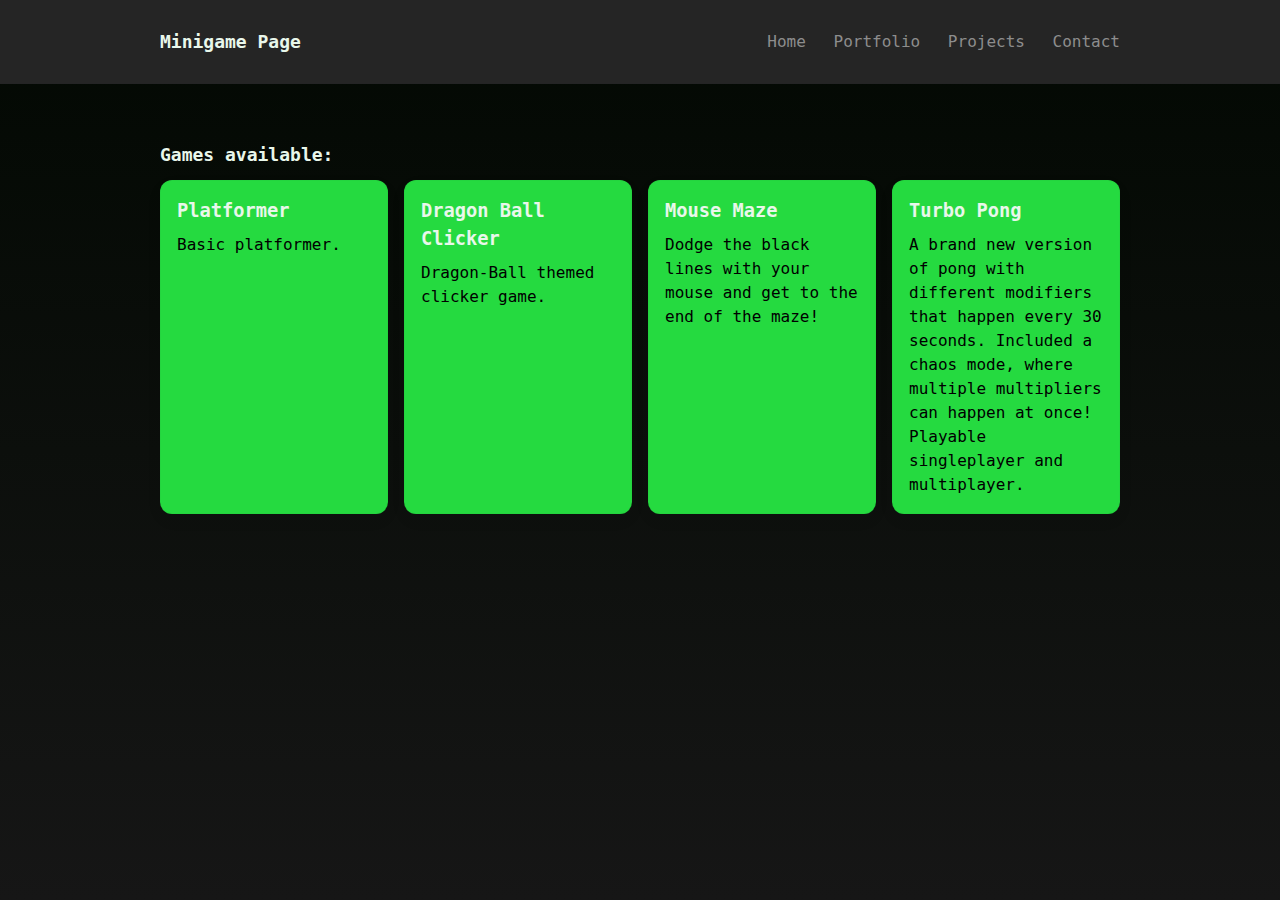
<file: index.html>
<!DOCTYPE html>
<html lang="en">
<head>
    <meta charset="UTF-8">
    <meta name="viewport" content="width=device-width, initial-scale=1.0">
    <link href="https://fonts.googleapis.com/css2?family=Inter:wght@300;400;600;700&display=swap" rel="stylesheet">
    <link rel="stylesheet" href="main.css">
    <title>Portfolio Website - Minigames</title>
</head>
<body>
    <header class="site-header">
        <div class="container header-inner">
            <h1 class="site-title">Minigame Page</h1>
            <nav class="nav">
                <a href="index.html">Home</a>
                <a href="#skills">Portfolio</a>
                <a href="#projects">Projects</a>
                <a href="#contact">Contact</a>
            </nav>
        </div>
    </header>
     <main class="container">
         <section id="projects" class="section">
            <h2>Games available:</h2>
            <div class="projects-grid">
                <article class="card">
                    <h3><a href="platformer-game/index.html">Platformer</a></h3>
                    <p>Basic platformer.</p>
                </article>
                <article class="card">
                    <h3><a href="clicker-Game/index.html">Dragon Ball Clicker</a></h3>
                    <p>Dragon-Ball themed clicker game.</p>
                </article>
                <article class="card">
                    <h3><a href="mouse-maze/index.html">Mouse Maze</a></h3>
                    <p>Dodge the black lines with your mouse and get to the end of the maze!</p>
                </article>
                <article class="card">
                    <h3><a href="turbo-pong/index.html">Turbo Pong</a></h3>
                    <p>A brand new version of pong with different modifiers that happen every 30 seconds. Included a chaos mode, where multiple multipliers can happen at once! Playable singleplayer and multiplayer.</p>
                </article>
            </div>
        </section>
     </main>
    
</body>
</html>
</file>
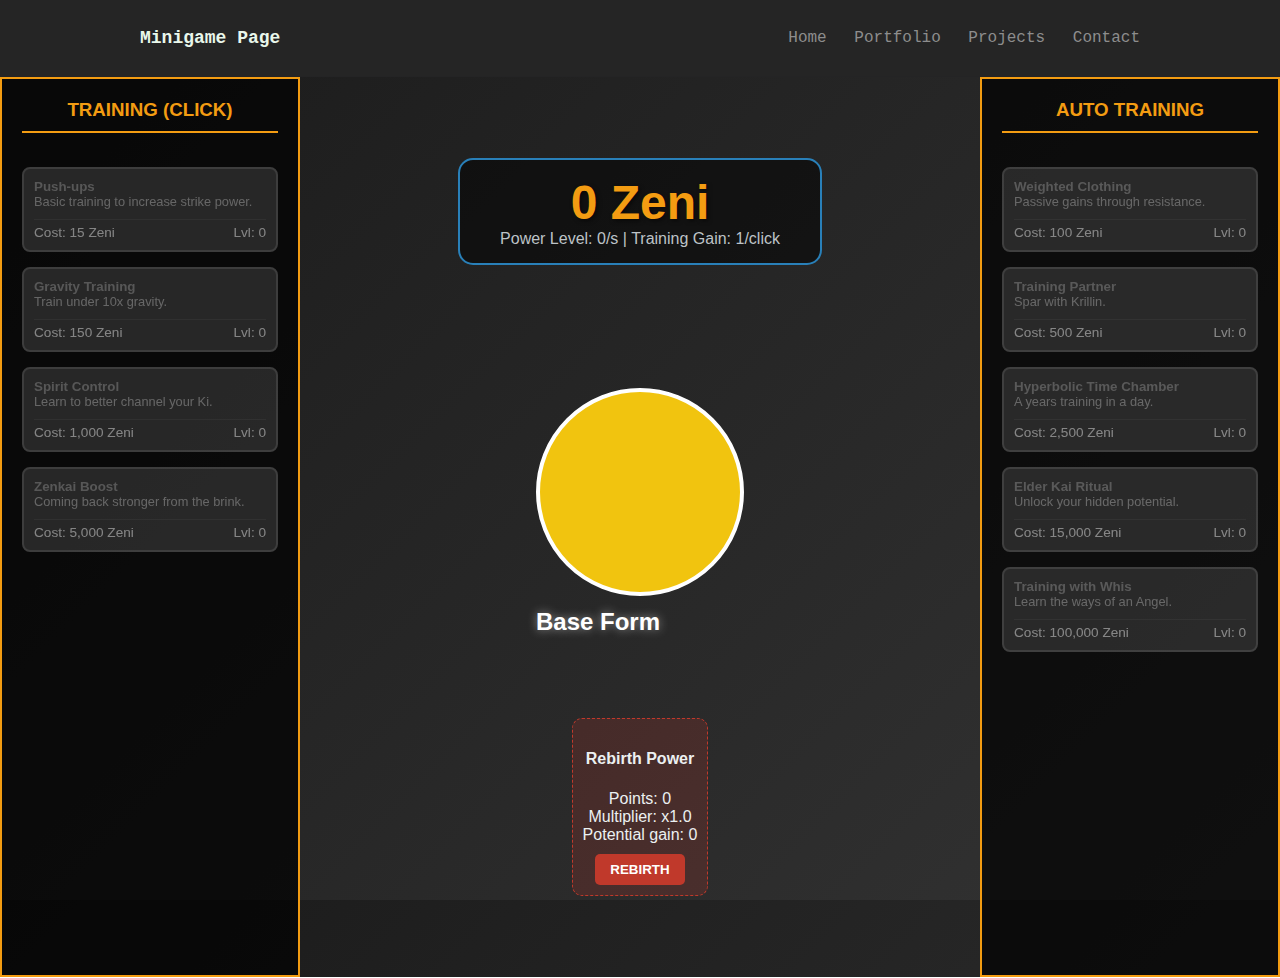
<file: clicker-Game/index.html>
<!DOCTYPE html>
<html lang="en">
<head>
    <meta charset="UTF-8">
    <meta name="viewport" content="width=device-width, initial-scale=1.0">
    <title>DBZ Clicker - Ultimate Training</title>
    <link rel="stylesheet" href="css/style.css">
</head>
<body>
    <header class="site-header">
        <div class="container header-inner">
            <h1 class="site-title">Minigame Page</h1>
            <nav class="nav">
                <a href="../index.html">Home</a>
                <a href="#skills">Portfolio</a>
                <a href="#projects">Projects</a>
                <a href="#contact">Contact</a>
            </nav>
        </div>
    </header>
    <div id="game-container">
        <!-- Left Sidebar: Click Upgrades -->
        <aside class="sidebar" id="click-upgrades">
            <h3>Training (Click)</h3>
            <!-- Buttons dynamically generated -->
        </aside>

        <!-- Main Center Area -->
        <main id="main-area">
            <div id="stats-panel">
                <div class="main-currency"><span id="zeni-count">0</span> Zeni</div>
                <div class="sub-stats">
                    <span>Power Level: <span id="zeni-per-second">0</span>/s</span> | 
                    <span>Training Gain: <span id="zeni-per-click">0</span>/click</span>
                </div>
            </div>

            <div id="main-character-container">
                <div id="main-character">
                    <!-- This represents the character/object -->
                </div>
                <div id="transformation-name">Base Form</div>
            </div>

            <div id="rebirth-section">
                <h4>Rebirth Power</h4>
                <div>Points: <span id="rebirth-points">0</span></div>
                <div>Multiplier: x<span id="rebirth-multiplier">1.0</span></div>
                <div>Potential gain: <span id="potential-rebirth">0</span></div>
                <button id="rebirth-btn">REBIRTH</button>
            </div>
        </main>

        <!-- Right Sidebar: Auto Upgrades -->
        <aside class="sidebar" id="auto-upgrades">
            <h3>Auto Training</h3>
            <!-- Buttons dynamically generated -->
        </aside>
    </div>

    <script type="module" src="js/game.js"></script>
</body>
</html>
</file>
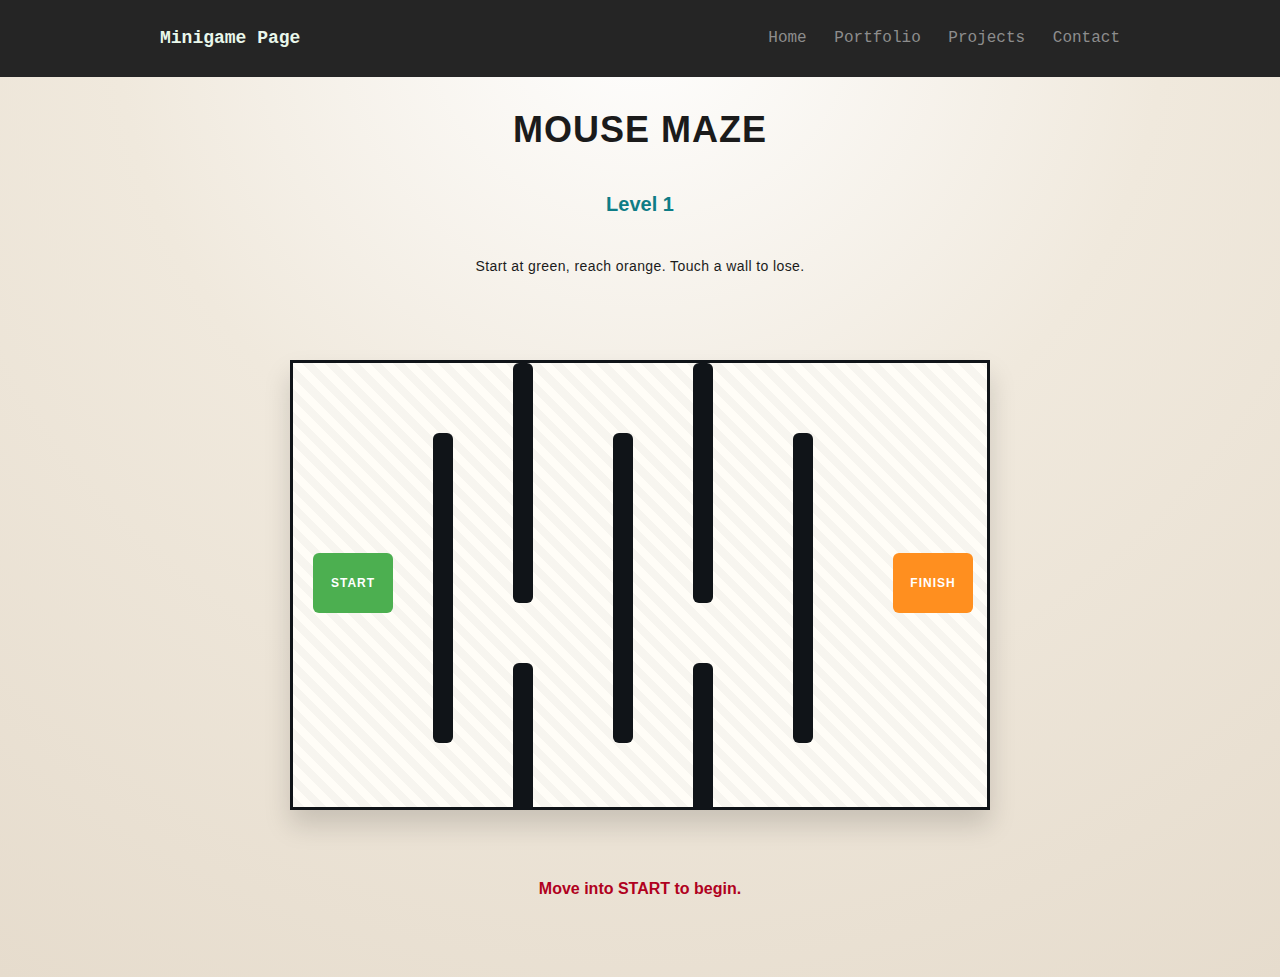
<file: mouse-maze/index.html>
<!DOCTYPE html>
<html lang="en">
	<head>
		<meta charset="UTF-8" />
		<meta name="viewport" content="width=device-width, initial-scale=1.0" />
		<title>Mouse Maze</title>
		<link rel="stylesheet" href="style.css" />
	</head>
	<body>
		<header class="site-header">
			<div class="container header-inner">
				<h1 class="site-title">Minigame Page</h1>
				<nav class="nav">
					<a href="../index.html">Home</a>
					<a href="#skills">Portfolio</a>
					<a href="#projects">Projects</a>
					<a href="#contact">Contact</a>
				</nav>
			</div>
		</header>
		<main class="page">
			<header class="hud">
				<div class="title">Mouse Maze</div>
				<div id="levelName" class="level-name">Level 1</div>
				<div class="hint">Start at green, reach orange. Touch a wall to lose.</div>
			</header>

			<section class="stage">
				<div id="maze" class="maze" aria-label="Maze play area">
					<div id="start" class="start">START</div>
					<div id="finish" class="finish">FINISH</div>
				</div>
				<div id="message" class="message" aria-live="polite"></div>
			</section>
		</main>

		<script src="level1.js"></script>
		<script src="level2.js"></script>
		<script src="level3.js"></script>
		<script src="level4.js"></script>
		<script src="level5.js"></script>
		<script src="main.js"></script>
	</body>
</html>
</file>
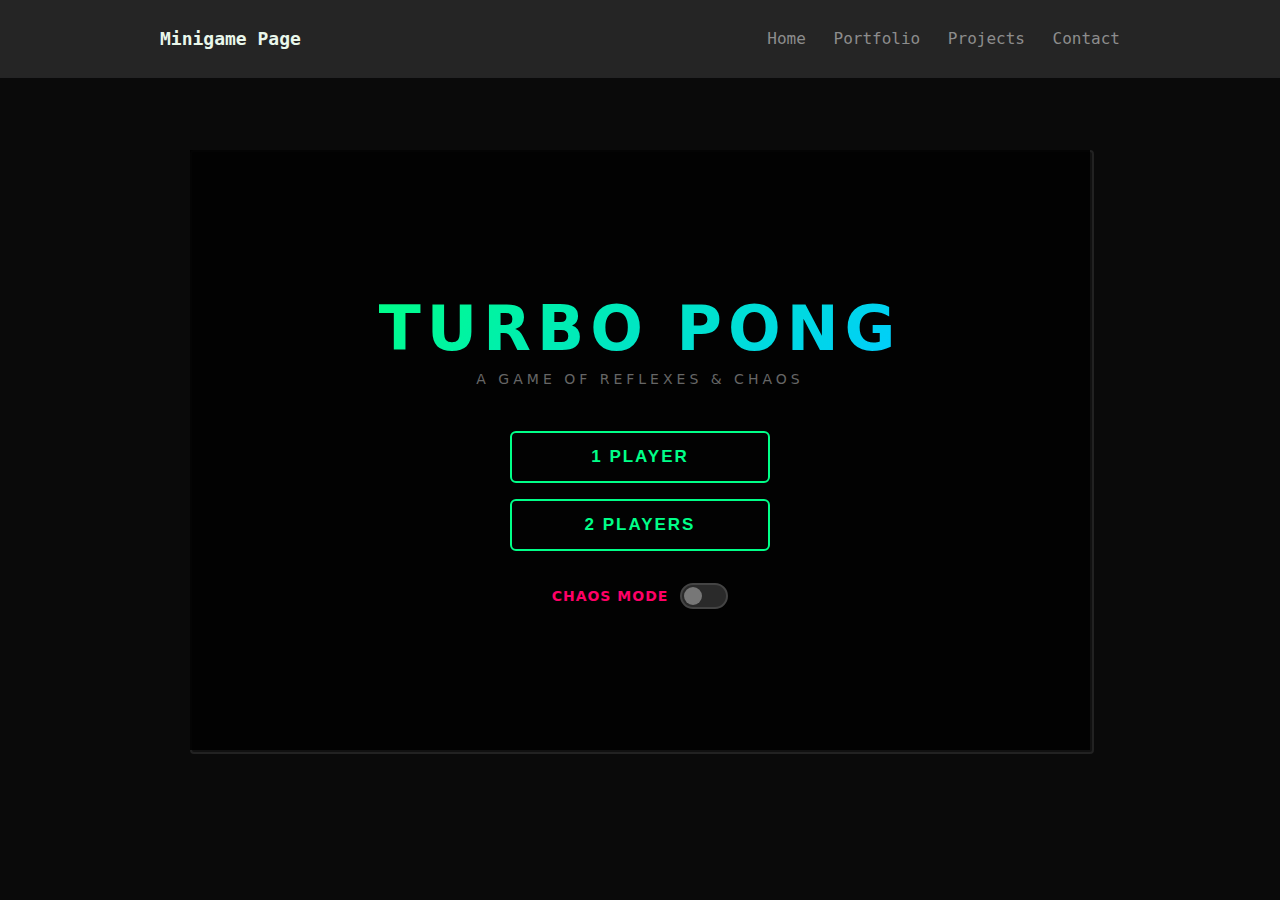
<file: turbo-pong/index.html>
<!DOCTYPE html>
<html lang="en">
<head>
    <meta charset="UTF-8">
    <meta name="viewport" content="width=device-width, initial-scale=1.0">
    <title>Turbo Pong</title>
    <link rel="stylesheet" href="css/style.css">
</head>
<body>
    <header class="site-header">
        <div class="container header-inner">
            <h1 class="site-title">Minigame Page</h1>
            <nav class="nav">
                <a href="../index.html">Home</a>
                <a href="#skills">Portfolio</a>
                <a href="#projects">Projects</a>
                <a href="#contact">Contact</a>
            </nav>
        </div>
    </header>
    <div id="game-wrapper">
        <canvas id="game-canvas"></canvas>

        <!-- ══════════ Title Menu ══════════ -->
        <div id="title-menu" class="overlay">
            <h1 class="game-title">TURBO PONG</h1>
            <p class="game-subtitle">A game of reflexes &amp; chaos</p>
            <button id="btn-1player" class="menu-btn">1 Player</button>
            <button id="btn-2player" class="menu-btn">2 Players</button>
            <div class="toggle-container" id="chaos-toggle">
                <span class="toggle-label">Chaos Mode</span>
                <div class="toggle-switch" id="chaos-switch"></div>
            </div>
        </div>

        <!-- ══════════ Controls Menu ══════════ -->
        <div id="controls-menu" class="overlay hidden">
            <h2 style="margin-bottom:28px;letter-spacing:3px;font-size:26px;">SELECT CONTROLS</h2>

            <div id="p1-controls" class="controls-section">
                <h3>Player 1 (Left)</h3>
                <div class="control-options">
                    <button class="control-btn" data-player="1" data-control="wasd">W / S</button>
                    <button class="control-btn" data-player="1" data-control="arrows">&#x2191; / &#x2193;</button>
                    <button class="control-btn" data-player="1" data-control="mouse">Mouse</button>
                </div>
            </div>

            <div id="p2-controls" class="controls-section hidden">
                <h3>Player 2 (Right)</h3>
                <div class="control-options">
                    <button class="control-btn" data-player="2" data-control="wasd">W / S</button>
                    <button class="control-btn" data-player="2" data-control="arrows">&#x2191; / &#x2193;</button>
                    <button class="control-btn" data-player="2" data-control="mouse">Mouse</button>
                </div>
            </div>

            <button id="btn-start" class="menu-btn" style="margin-top:28px;" disabled>START GAME</button>
            <button id="btn-back" class="menu-btn secondary">BACK</button>
        </div>

        <!-- ══════════ Pause ══════════ -->
        <div id="pause-overlay" class="overlay hidden">
            <h2>PAUSED</h2>
            <p>Press ESC to resume</p>
        </div>

        <!-- ══════════ Game Over ══════════ -->
        <div id="gameover-menu" class="overlay hidden">
            <h2 class="game-over-title" id="winner-text"></h2>
            <p class="game-over-score" id="final-score"></p>
            <button id="btn-playagain" class="menu-btn">PLAY AGAIN</button>
            <button id="btn-mainmenu" class="menu-btn secondary">MAIN MENU</button>
        </div>
    </div>

    <script type="module" src="js/main.js"></script>
</body>
</html>
</file>
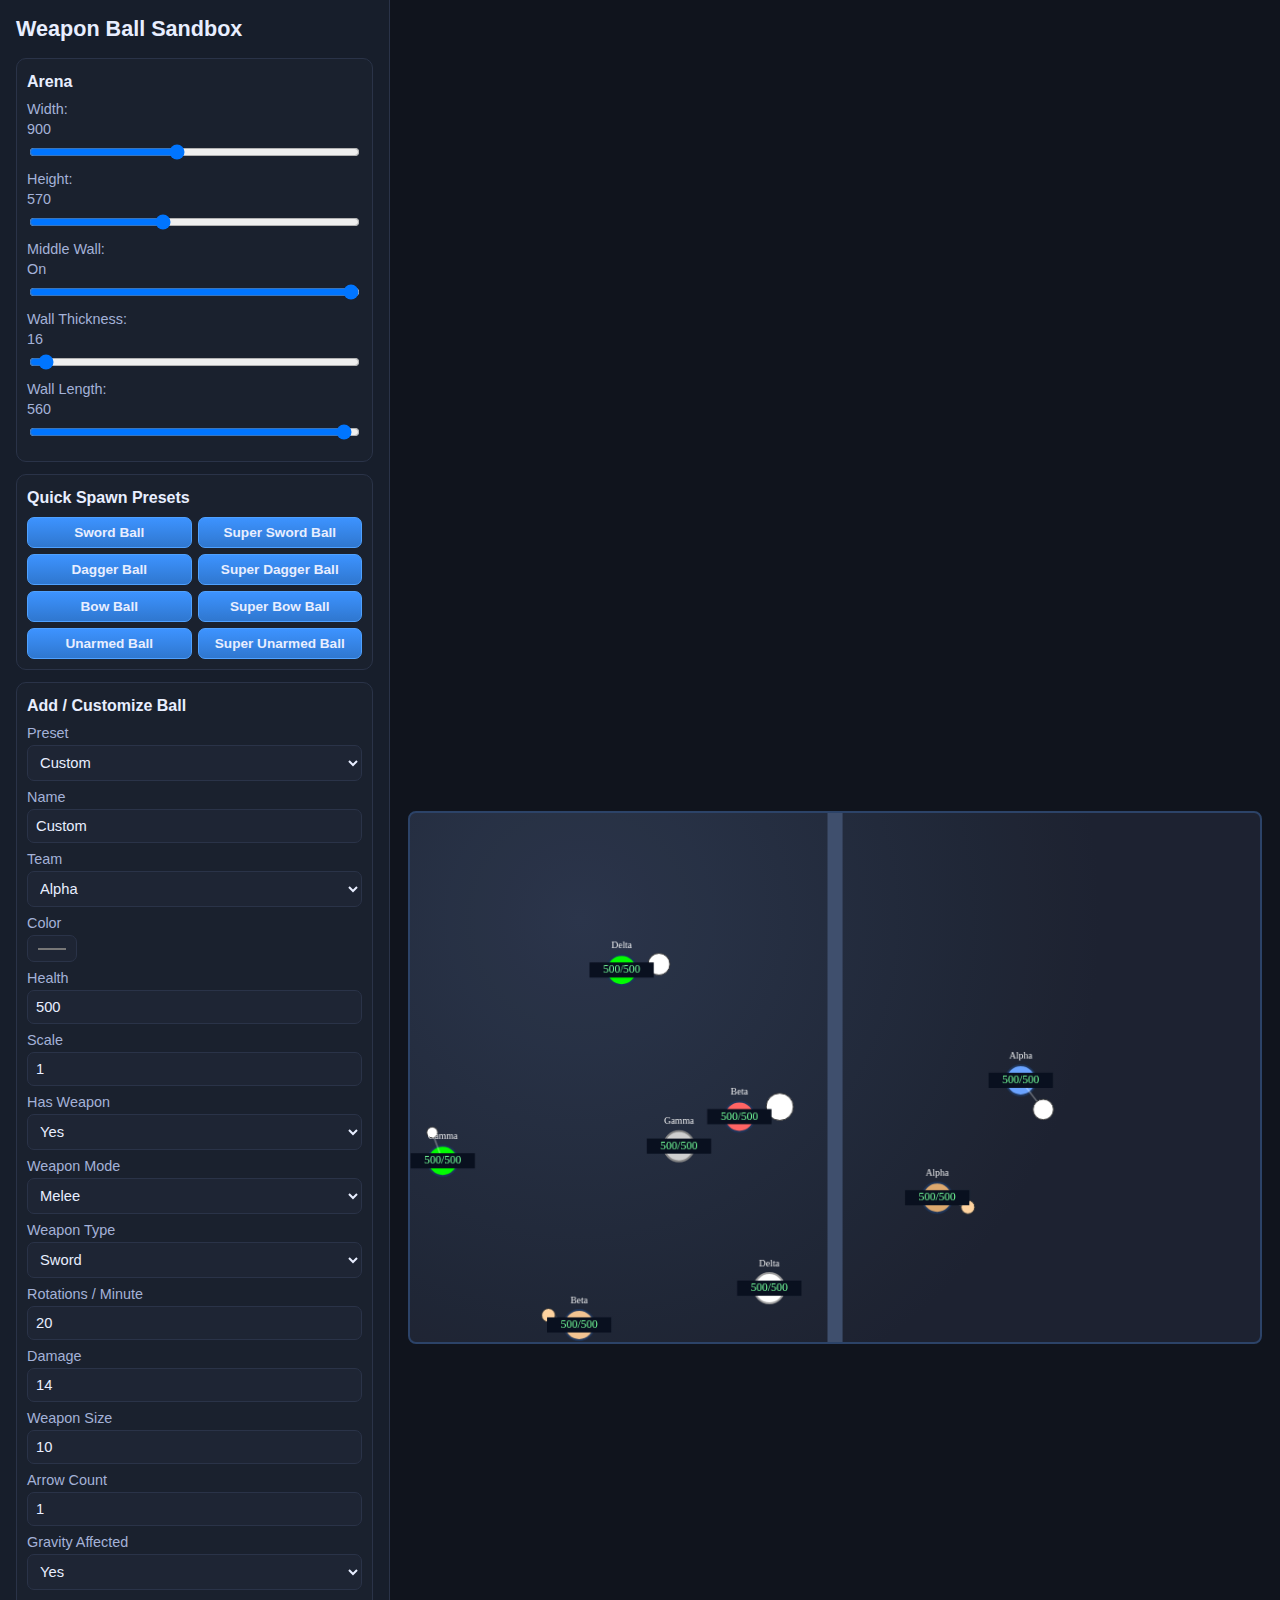
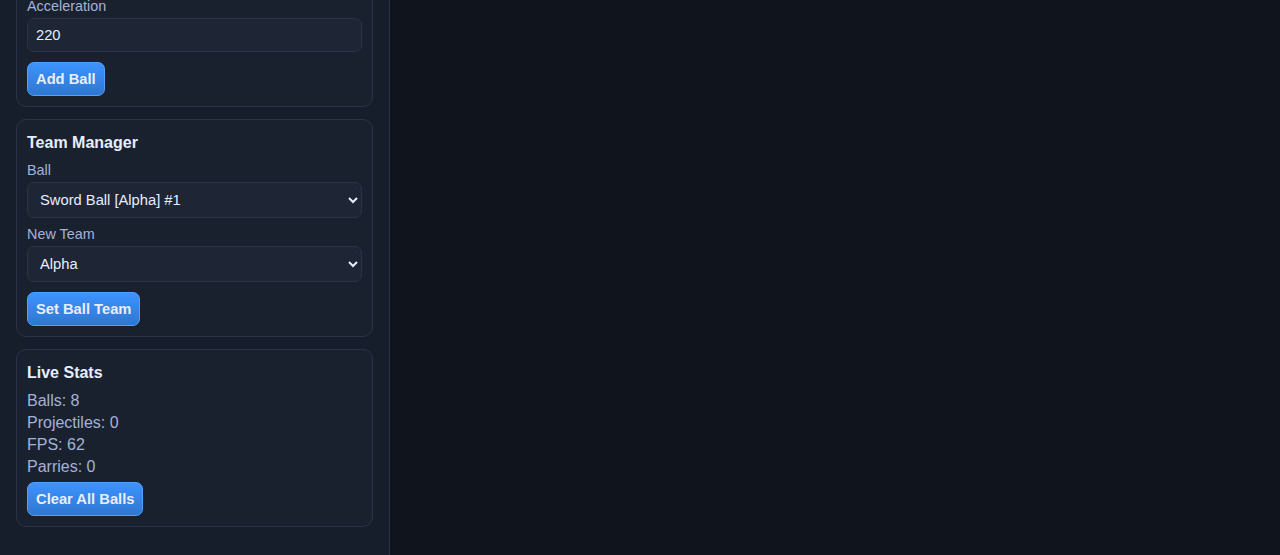
<file: weaponball/index.html>
<!doctype html>
<html lang="en">
<head>
	<meta charset="UTF-8" />
	<meta name="viewport" content="width=device-width, initial-scale=1.0" />
	<title>Weapon Ball Sandbox</title>
	<link rel="stylesheet" href="./css/style.css" />
</head>
<body>
	<div class="app">
		<aside class="panel">
			<h1>Weapon Ball Sandbox</h1>

			<section class="controls-section">
				<h2>Arena</h2>
				<label>
					Width: <span id="arena-width-value">900</span>
					<input id="arena-width" type="range" min="500" max="1400" value="900" step="20" />
				</label>
				<label>
					Height: <span id="arena-height-value">560</span>
					<input id="arena-height" type="range" min="350" max="900" value="560" step="20" />
				</label>
				<label>
					Middle Wall: <span id="middle-wall-value">On</span>
					<input id="middle-wall-toggle" type="range" min="0" max="1" value="1" step="1" />
				</label>
				<label>
					Wall Thickness: <span id="middle-wall-thickness-value">16</span>
					<input id="middle-wall-thickness" type="range" min="6" max="400" value="16" step="1" />
				</label>
				<label>
					Wall Length: <span id="middle-wall-length-value">560</span>
					<input id="middle-wall-length" type="range" min="120" max="560" value="560" step="10" />
				</label>
			</section>

			<section class="controls-section">
				<h2>Quick Spawn Presets</h2>
				<div id="preset-buttons" class="button-grid"></div>
			</section>

			<section class="controls-section">
				<h2>Add / Customize Ball</h2>
				<label>
					Preset
					<select id="preset-select"></select>
				</label>
				<label>
					Name
					<input id="ball-name" type="text" value="Custom" />
				</label>
				<label>
					Team
					<select id="ball-team">
						<option value="Alpha">Alpha</option>
						<option value="Beta">Beta</option>
						<option value="Gamma">Gamma</option>
						<option value="Delta">Delta</option>
					</select>
				</label>
				<label>
					Color
					<input id="ball-color" type="color" value="#6aa3ff" />
				</label>
				<label>
					Health
					<input id="ball-health" type="number" min="1" max="5000" value="500" />
				</label>
				<label>
					Scale
					<input id="ball-scale" type="number" min="0.3" max="4" step="0.1" value="1" />
				</label>
				<label>
					Has Weapon
					<select id="ball-has-weapon">
						<option value="true">Yes</option>
						<option value="false">No</option>
					</select>
				</label>
				<label>
					Weapon Mode
					<select id="weapon-mode">
						<option value="melee">Melee</option>
						<option value="projectile">Projectile</option>
					</select>
				</label>
				<label>
					Weapon Type
					<select id="weapon-type">
						<option value="sword">Sword</option>
						<option value="dagger">Dagger</option>
						<option value="bow">Bow</option>
						<option value="unarmed">Unarmed</option>
					</select>
				</label>
				<label>
					Rotations / Minute
					<input id="weapon-rpm" type="number" min="0" max="25" step="0.1" value="1" />
				</label>
				<label>
					Damage
					<input id="weapon-damage" type="number" min="1" max="500" value="14" />
				</label>
				<label>
					Weapon Size
					<input id="weapon-size" type="number" min="2" max="120" value="10" />
				</label>
				<label>
					Arrow Count
					<input id="arrow-count" type="number" min="1" max="20" value="1" />
				</label>
				<label>
					Gravity Affected
					<select id="gravity-affected">
						<option value="true">Yes</option>
						<option value="false">No</option>
					</select>
				</label>
				<label>
					Acceleration
					<input id="acceleration" type="number" min="0" max="1000" value="220" />
				</label>
				<button id="add-ball-btn" type="button">Add Ball</button>
			</section>

			<section class="controls-section">
				<h2>Team Manager</h2>
				<label>
					Ball
					<select id="team-ball-select"></select>
				</label>
				<label>
					New Team
					<select id="team-change-select">
						<option value="Alpha">Alpha</option>
						<option value="Beta">Beta</option>
						<option value="Gamma">Gamma</option>
						<option value="Delta">Delta</option>
					</select>
				</label>
				<button id="set-team-btn" type="button">Set Ball Team</button>
			</section>

			<section class="controls-section">
				<h2>Live Stats</h2>
				<p>Balls: <span id="ball-count">0</span></p>
				<p>Projectiles: <span id="projectile-count">0</span></p>
				<p>FPS: <span id="fps">0</span></p>
				<p>Parries: <span id="parry-count">0</span></p>
				<button id="clear-balls-btn" type="button">Clear All Balls</button>
			</section>
		</aside>

		<main class="arena-wrap">
			<canvas id="arena" width="900" height="560"></canvas>
		</main>
	</div>

	<script type="module" src="./js/main.js"></script>
</body>
</html>
</file>
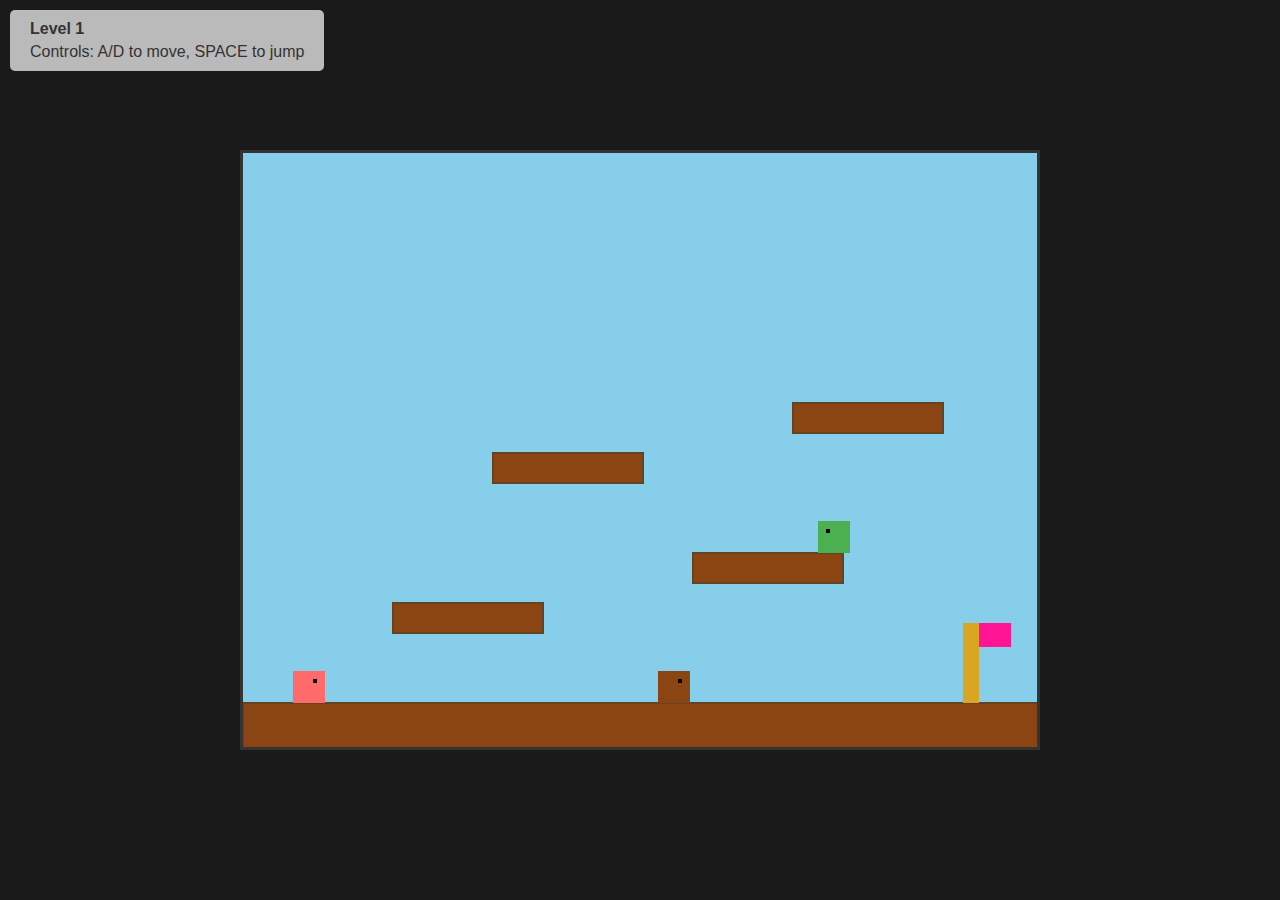
<file: platformer-game/ogindex.html>
<!DOCTYPE html>
<html lang="en">
<head>
    <meta charset="UTF-8">
    <meta name="viewport" content="width=device-width, initial-scale=1.0">
    <title>2D Platformer Game</title>
    <style>
        * {
            margin: 0;
            padding: 0;
            box-sizing: border-box;
        }

        body {
            display: flex;
            justify-content: center;
            align-items: center;
            min-height: 100vh;
            background-color: #1a1a1a;
            font-family: Arial, sans-serif;
        }

        #gameContainer {
            position: relative;
            width: 800px;
            height: 600px;
            background: linear-gradient(180deg, #87CEEB 0%, #E0F6FF 100%);
            border: 3px solid #333;
            overflow: hidden;
        }

        .player {
            position: absolute;
            width: 32px;
            height: 32px;
            background-color: #FF6B6B;
            border-radius: 4px;
            /* Sprite states (uncomment to use sprites instead):
               background-image: url('player-idle.png');
               background-size: contain;
               background-repeat: no-repeat;
            */
        }

        .platform {
            position: absolute;
            background-color: #8B4513;
            border: 2px solid #654321;
            /* For sprites, uncomment:
               background-image: url('platform.png');
               background-size: cover;
            */
        }

        .enemy {
            position: absolute;
            width: 32px;
            height: 32px;
            border-radius: 4px;
        }

        .goomba {
            background-color: #8B4513;
            /* Sprite: background-image: url('goomba-walk.png'); */
        }

        .patrol-enemy {
            background-color: #4CAF50;
            /* Sprite: background-image: url('patrol-enemy-walk.png'); */
        }

        .flagpole {
            position: absolute;
            width: 16px;
            height: 80px;
            background: linear-gradient(90deg, #DAA520 0%, #B8860B 100%);
            /* Sprite: background-image: url('flagpole.png'); */
        }

        .flag {
            position: absolute;
            width: 32px;
            height: 24px;
            background-color: #FF1493;
            border-radius: 4px;
            top: -20px;
            right: -20px;
            /* Sprite: background-image: url('flag.png'); */
        }

        #uiContainer {
            position: absolute;
            top: 10px;
            left: 10px;
            color: #333;
            font-size: 16px;
            z-index: 100;
            background: rgba(255, 255, 255, 0.7);
            padding: 10px 20px;
            border-radius: 5px;
        }

        #levelText {
            margin-bottom: 5px;
            font-weight: bold;
        }
    </style>
</head>
<body>
    <div id="gameContainer"></div>
    <div id="uiContainer">
        <div id="levelText">Level 1</div>
        <div>Controls: A/D to move, SPACE to jump</div>
    </div>

    <script>
        // ============================================================================
        // GAME CONFIG & CONSTANTS
        // ============================================================================
        const GRAVITY = 0.6;
        const JUMP_STRENGTH = -12;
        const MOVE_SPEED = 5;
        const JUMP_GRACE_PERIOD = 0.15; // seconds
        const MAX_FALL_SPEED = 15;

        // ============================================================================
        // PLAYER CLASS
        // ============================================================================
        class Player {
            constructor(x, y) {
                this.x = x;
                this.y = y;
                this.width = 32;
                this.height = 32;
                this.velocityX = 0;
                this.velocityY = 0;
                this.isGrounded = false;
                this.graceTimer = 0;
                this.isFacingRight = true;
                this.isDead = false;
            }

            update(input, platforms, enemies) {
                // Horizontal movement
                this.velocityX = 0;
                if (input.left) {
                    this.velocityX = -MOVE_SPEED;
                    this.isFacingRight = false;
                }
                if (input.right) {
                    this.velocityX = MOVE_SPEED;
                    this.isFacingRight = true;
                }

                // Apply gravity
                this.velocityY += GRAVITY;
                if (this.velocityY > MAX_FALL_SPEED) {
                    this.velocityY = MAX_FALL_SPEED;
                }

                // Jumping with grace period
                this.graceTimer -= 1 / 60; // Assuming 60 FPS
                if (input.jump && this.graceTimer > 0) {
                    this.velocityY = JUMP_STRENGTH;
                    this.graceTimer = 0;
                    input.jump = false; // Consume jump input
                }

                // Update position
                this.x += this.velocityX;
                this.y += this.velocityY;

                // Collision with platforms
                this.isGrounded = false;
                for (let platform of platforms) {
                    if (this.isColliding(platform)) {
                        // Landing on top of platform
                        if (this.velocityY > 0 && this.y + this.height - this.velocityY <= platform.y + platform.height / 2) {
                            this.y = platform.y - this.height;
                            this.velocityY = 0;
                            this.isGrounded = true;
                            this.graceTimer = JUMP_GRACE_PERIOD;
                        }
                        // Hitting bottom of platform
                        else if (this.velocityY < 0 && this.y + this.height - this.velocityY >= platform.y + platform.height / 2) {
                            this.velocityY = 0;
                            this.y = platform.y + platform.height;
                        }
                        // Side collision
                        else {
                            if (this.velocityX > 0) {
                                this.x = platform.x - this.width;
                            } else if (this.velocityX < 0) {
                                this.x = platform.x + platform.width;
                            }
                            this.velocityX = 0;
                        }
                    }
                }

                // Check collision with enemies
                for (let enemy of enemies) {
                    if (this.isColliding(enemy)) {
                        // Hit enemy from above
                        if (this.velocityY > 0 && this.y + this.height - this.velocityY <= enemy.y + enemy.height / 2) {
                            enemy.die();
                            this.velocityY = JUMP_STRENGTH; // Bounce
                        } else {
                            this.die();
                        }
                    }
                }

                // Screen boundaries
                if (this.x < 0) this.x = 0;
                if (this.x + this.width > 800) this.x = 800 - this.width;

                // Fall off screen
                if (this.y > 600) {
                    this.die();
                }
            }

            isColliding(obj) {
                return this.x < obj.x + obj.width &&
                       this.x + this.width > obj.x &&
                       this.y < obj.y + obj.height &&
                       this.y + this.height > obj.y;
            }

            die() {
                this.isDead = true;
            }

            draw(ctx) {
                ctx.fillStyle = '#FF6B6B';
                ctx.fillRect(this.x, this.y, this.width, this.height);

                // Optional: Draw eyes to show direction
                ctx.fillStyle = '#000';
                if (this.isFacingRight) {
                    ctx.fillRect(this.x + 20, this.y + 8, 4, 4);
                } else {
                    ctx.fillRect(this.x + 8, this.y + 8, 4, 4);
                }

                /* Sprite rendering (uncomment to use):
                   const spriteState = this.velocityY < 0 ? 'jump' : 
                                      this.velocityX !== 0 ? 'move' : 'idle';
                   ctx.save();
                   if (!this.isFacingRight) ctx.scale(-1, 1);
                   ctx.drawImage(playerSprites[spriteState], this.x, this.y, this.width, this.height);
                   ctx.restore();
                */
            }
        }

        // ============================================================================
        // PLATFORM CLASS
        // ============================================================================
        class Platform {
            constructor(x, y, width, height) {
                this.x = x;
                this.y = y;
                this.width = width;
                this.height = height;
            }

            draw(ctx) {
                ctx.fillStyle = '#8B4513';
                ctx.fillRect(this.x, this.y, this.width, this.height);
                ctx.strokeStyle = '#654321';
                ctx.lineWidth = 2;
                ctx.strokeRect(this.x, this.y, this.width, this.height);

                /* Sprite rendering (uncomment to use):
                   ctx.drawImage(platformSprite, this.x, this.y, this.width, this.height);
                */
            }
        }

        // ============================================================================
        // GOOMBA ENEMY CLASS - walks forward, dies when hit on head
        // ============================================================================
        class GoombEnemy {
            constructor(x, y, direction = 1, platforms = []) {
                this.x = x;
                this.y = y;
                this.width = 32;
                this.height = 32;
                this.velocityX = MOVE_SPEED * direction; // 1 = right, -1 = left
                this.velocityY = 0;
                this.direction = direction;
                this.isDead = false;
                this.platforms = platforms;
            }

            update(platforms) {
                // Apply gravity
                this.velocityY += GRAVITY;
                if (this.velocityY > MAX_FALL_SPEED) {
                    this.velocityY = MAX_FALL_SPEED;
                }

                // Update position
                this.x += this.velocityX;
                this.y += this.velocityY;

                // Collision with platforms
                let onGround = false;
                for (let platform of platforms) {
                    if (this.isColliding(platform)) {
                        // Landing on platform
                        if (this.velocityY > 0 && this.y + this.height - this.velocityY <= platform.y + platform.height / 2) {
                            this.y = platform.y - this.height;
                            this.velocityY = 0;
                            onGround = true;
                        }
                        // Side collision - reverse direction
                        else if (this.velocityX > 0) {
                            this.velocityX = -MOVE_SPEED;
                            this.direction = -1;
                        } else if (this.velocityX < 0) {
                            this.velocityX = MOVE_SPEED;
                            this.direction = 1;
                        }
                    }
                }

                // Fall off screen
                if (this.y > 600) {
                    this.isDead = true;
                }
            }

            isColliding(obj) {
                return this.x < obj.x + obj.width &&
                       this.x + this.width > obj.x &&
                       this.y < obj.y + obj.height &&
                       this.y + this.height > obj.y;
            }

            die() {
                this.isDead = true;
            }

            draw(ctx) {
                ctx.fillStyle = '#8B4513';
                ctx.fillRect(this.x, this.y, this.width, this.height);

                // Draw eyes
                ctx.fillStyle = '#000';
                if (this.direction === 1) {
                    ctx.fillRect(this.x + 20, this.y + 8, 4, 4);
                } else {
                    ctx.fillRect(this.x + 8, this.y + 8, 4, 4);
                }

                /* Sprite rendering (uncomment to use):
                   ctx.save();
                   if (this.direction === -1) ctx.scale(-1, 1);
                   ctx.drawImage(goombaWalkSprite, this.x, this.y, this.width, this.height);
                   ctx.restore();
                */
            }
        }

        // ============================================================================
        // PATROL ENEMY CLASS - walks to edge and back
        // ============================================================================
        class PatrolEnemy {
            constructor(x, y, platform, direction = 1) {
                this.x = x;
                this.y = y;
                this.width = 32;
                this.height = 32;
                this.velocityX = MOVE_SPEED * direction;
                this.velocityY = 0;
                this.direction = direction;
                this.isDead = false;
                this.platform = platform;
            }

            update() {
                // Apply gravity
                this.velocityY += GRAVITY;
                if (this.velocityY > MAX_FALL_SPEED) {
                    this.velocityY = MAX_FALL_SPEED;
                }

                // Update position
                this.x += this.velocityX;
                this.y += this.velocityY;

                // Keep on platform
                if (this.isColliding(this.platform)) {
                    if (this.velocityY > 0) {
                        this.y = this.platform.y - this.height;
                        this.velocityY = 0;
                    }
                }

                // Check if at edge and reverse direction
                const platformLeft = this.platform.x;
                const platformRight = this.platform.x + this.platform.width;
                const enemyCenter = this.x + this.width / 2;

                if ((this.direction === 1 && enemyCenter >= platformRight - 5) ||
                    (this.direction === -1 && enemyCenter <= platformLeft + 5)) {
                    this.velocityX *= -1;
                    this.direction *= -1;
                }

                // Fall off screen
                if (this.y > 600) {
                    this.isDead = true;
                }
            }

            isColliding(obj) {
                return this.x < obj.x + obj.width &&
                       this.x + this.width > obj.x &&
                       this.y < obj.y + obj.height &&
                       this.y + this.height > obj.y;
            }

            die() {
                this.isDead = true;
            }

            draw(ctx) {
                ctx.fillStyle = '#4CAF50';
                ctx.fillRect(this.x, this.y, this.width, this.height);

                // Draw eyes
                ctx.fillStyle = '#000';
                if (this.direction === 1) {
                    ctx.fillRect(this.x + 20, this.y + 8, 4, 4);
                } else {
                    ctx.fillRect(this.x + 8, this.y + 8, 4, 4);
                }

                /* Sprite rendering (uncomment to use):
                   ctx.save();
                   if (this.direction === -1) ctx.scale(-1, 1);
                   ctx.drawImage(patrolEnemyWalkSprite, this.x, this.y, this.width, this.height);
                   ctx.restore();
                */
            }
        }

        // ============================================================================
        // FLAGPOLE CLASS
        // ============================================================================
        class Flagpole {
            constructor(x, y) {
                this.x = x;
                this.y = y;
                this.width = 16;
                this.height = 80;
            }

            isColliding(obj) {
                return obj.x < this.x + this.width &&
                       obj.x + obj.width > this.x &&
                       obj.y < this.y + this.height &&
                       obj.y + obj.height > this.y;
            }

            draw(ctx) {
                // Pole
                ctx.fillStyle = '#DAA520';
                ctx.fillRect(this.x, this.y, this.width, this.height);

                // Flag
                ctx.fillStyle = '#FF1493';
                ctx.fillRect(this.x + this.width, this.y, 32, 24);

                /* Sprite rendering (uncomment to use):
                   ctx.drawImage(flagpoleSprite, this.x, this.y, this.width, this.height);
                   ctx.drawImage(flagSprite, this.x + this.width, this.y, 32, 24);
                */
            }
        }

        // ============================================================================
        // LEVEL CLASS
        // ============================================================================
        class Level {
            constructor(levelNumber, platforms = [], enemies = [], flagpole = null, nextLevel = null) {
                this.levelNumber = levelNumber;
                this.platforms = platforms;
                this.enemies = enemies;
                this.flagpole = flagpole;
                this.nextLevel = nextLevel;
            }

            draw(ctx) {
                for (let platform of this.platforms) {
                    platform.draw(ctx);
                }
                for (let enemy of this.enemies) {
                    if (!enemy.isDead) {
                        enemy.draw(ctx);
                    }
                }
                if (this.flagpole) {
                    this.flagpole.draw(ctx);
                }
            }

            update(input, player) {
                for (let enemy of this.enemies) {
                    if (!enemy.isDead) {
                        enemy.update(this.platforms);
                    }
                }
                this.enemies = this.enemies.filter(e => !e.isDead);
                player.update(input, this.platforms, this.enemies);
            }
        }

        // ============================================================================
        // GAME MANAGER
        // ============================================================================
        class Game {
            constructor() {
                this.currentLevelNumber = 1;
                this.levels = this.createLevels();
                this.currentLevel = this.levels[this.currentLevelNumber];
                this.player = new Player(50, 450);
                this.gameOver = false;
                this.won = false;
                this.input = {
                    left: false,
                    right: false,
                    jump: false
                };
                this.setupInputHandlers();
            }

            createLevels() {
                const levels = {};

                // ================================================================
                // LEVEL 1
                // ================================================================
                const level1Platforms = [
                    new Platform(0, 550, 800, 50),      // Ground
                    new Platform(150, 450, 150, 30),    // Platform 1
                    new Platform(450, 400, 150, 30),    // Platform 2
                    new Platform(250, 300, 150, 30),    // Platform 3
                    new Platform(550, 250, 150, 30),    // Platform 4
                ];

                const level1Enemies = [
                    new GoombEnemy(200, 410, 1, level1Platforms),  // Walking right
                    new PatrolEnemy(500, 360, level1Platforms[2], -1), // Patrolling on platform 3
                ];

                const level1Flagpole = new Flagpole(720, 470);

                levels[1] = new Level(1, level1Platforms, level1Enemies, level1Flagpole, 2);

                // ================================================================
                // LEVEL 2
                // ================================================================
                const level2Platforms = [
                    new Platform(0, 550, 800, 50),      // Ground
                    new Platform(100, 480, 120, 30),    // Platform 1
                    new Platform(350, 430, 120, 30),    // Platform 2
                    new Platform(200, 350, 120, 30),    // Platform 3
                    new Platform(500, 320, 120, 30),    // Platform 4
                    new Platform(350, 230, 120, 30),    // Platform 5
                ];

                const level2Enemies = [
                    new GoombEnemy(150, 440, 1, level2Platforms),
                    new GoombEnemy(400, 390, -1, level2Platforms),
                    new PatrolEnemy(250, 310, level2Platforms[3], 1),
                ];

                const level2Flagpole = new Flagpole(720, 470);

                levels[2] = new Level(2, level2Platforms, level2Enemies, level2Flagpole, null);

                return levels;
            }

            setupInputHandlers() {
                document.addEventListener('keydown', (e) => {
                    if (e.key === 'a' || e.key === 'A') this.input.left = true;
                    if (e.key === 'd' || e.key === 'D') this.input.right = true;
                    if (e.key === ' ') {
                        this.input.jump = true;
                        e.preventDefault();
                    }
                });

                document.addEventListener('keyup', (e) => {
                    if (e.key === 'a' || e.key === 'A') this.input.left = false;
                    if (e.key === 'd' || e.key === 'D') this.input.right = false;
                });
            }

            update() {
                if (this.gameOver || this.won) return;

                this.currentLevel.update(this.input, this.player);

                if (this.player.isDead) {
                    this.gameOver = true;
                    alert(`Game Over! You died on Level ${this.currentLevelNumber}\nRefresh to restart.`);
                    return;
                }

                // Check for flagpole collision
                if (this.currentLevel.flagpole && this.currentLevel.flagpole.isColliding(this.player)) {
                    if (this.currentLevel.nextLevel) {
                        this.nextLevel();
                    } else {
                        this.won = true;
                        alert(`You won! Congratulations!\nRefresh to restart.`);
                    }
                }
            }

            nextLevel() {
                this.currentLevelNumber++;
                if (this.levels[this.currentLevelNumber]) {
                    this.currentLevel = this.levels[this.currentLevelNumber];
                    this.player = new Player(50, 450);
                    document.getElementById('levelText').textContent = `Level ${this.currentLevelNumber}`;
                } else {
                    this.won = true;
                    alert('All levels completed!');
                }
            }

            draw(ctx) {
                // Clear canvas
                ctx.fillStyle = 'rgba(135, 206, 235, 1)';
                ctx.fillRect(0, 0, 800, 600);

                // Draw level
                this.currentLevel.draw(ctx);
                this.player.draw(ctx);
            }
        }

        // ============================================================================
        // GAME LOOP
        // ============================================================================
        const container = document.getElementById('gameContainer');
        const canvas = document.createElement('canvas');
        canvas.width = 800;
        canvas.height = 600;
        canvas.style.display = 'block';
        container.appendChild(canvas);

        const ctx = canvas.getContext('2d');
        const game = new Game();

        function gameLoop() {
            game.update();
            game.draw(ctx);
            requestAnimationFrame(gameLoop);
        }

        gameLoop();

        // ============================================================================
        // NOTES FOR CUSTOMIZATION
        // ============================================================================
        /*
        TO ADD A NEW LEVEL:
        1. In createLevels(), add a new section for your level
        2. Create platform array with new Platform(x, y, width, height) objects
        3. Create enemies array with new GoombEnemy() and/or new PatrolEnemy() objects
        4. Create a flagpole with new Flagpole(x, y)
        5. Create the level: levels[levelNumber] = new Level(levelNumber, platforms, enemies, flagpole, nextLevel)
        6. For the last level, set nextLevel to null

        TO MODIFY AN EXISTING LEVEL:
        - Change platform positions/sizes in their constructor calls
        - Move enemies by changing their x, y values
        - Change enemy types or add new ones
        - Move the flagpole by changing its x, y values

        TO ADD SPRITE ASSETS:
        1. Create image objects for each sprite at the top of the script
        2. Uncomment the sprite rendering code in draw() methods
        3. Comment out the fillRect() color fills

        TO ADJUST DIFFICULTY:
        - Change MOVE_SPEED to make enemies/player faster
        - Change GRAVITY to make jumping feel different
        - Change JUMP_STRENGTH to make jumps higher/lower
        - Adjust JUMP_GRACE_PERIOD to make jumping more/less forgiving
        */
    </script>
</body>
</html>
</file>
<file: main.css>
:root{
    --bg:#020802;
    --card:#25da40;
    --text:#e9f7eb;
    --ctext:#000000; /* text color for cards */
    --muted:#8d8d8d;
    --accent:#00b818;
    --radius:12px;
}

*{box-sizing:border-box}
html,body{height:100%}
body{
    margin:0;
    /* font-family:Inter, ui-sans-serif, system-ui, -apple-system, "Segoe UI", Roboto, "Helvetica Neue", Arial; */
    font-family: monospace, ui-monospace, SF Mono, Consolas, "Liberation Mono", Menlo, Courier, monospace;
    background:linear-gradient(180deg,var(--bg),#161616);
    color:var(--text);
    -webkit-font-smoothing:antialiased;
    -moz-osx-font-smoothing:grayscale;
    line-height:1.5;
}

.container{
    max-width:1000px;
    margin:0 auto;
    padding:28px 20px;
}

.site-header{
    backdrop-filter: blur(6px);
    background: #252525;
    border-bottom:1px solid rgba(16,24,40,0.04);
    position:sticky;
    top:0;
    z-index:10;
}
.header-inner{display:flex;align-items:center;justify-content:space-between}
.site-title{font-size:18px;margin:0;font-weight:600}
.nav a{color:var(--muted);text-decoration:none;margin-left:18px;font-weight:500}
.nav a:hover{color:var(--text)}

.hero{padding:36px 0}
.hero-inner{display:flex;gap:28px;align-items:center}
.profile{width:120px;height:120px;border-radius:999px;object-fit:cover;box-shadow:0 6px 18px rgba(16,24,40,0.08);border:4px solid #fff}
.hero-copy h2{margin:0 0 8px 0;font-size:22px}
.hero-copy p{margin:0;color:var(--muted)}

.section{padding:28px 0;border-top:1px solid rgba(16,24,40,0.03)}
.section h2{margin:0 0 12px 0;font-size:18px}

.skills-list{display:flex;flex-wrap:wrap;gap:8px;list-style:none;padding:0;margin:0}
.skills-list li{background:var(--card);padding:8px 12px;border-radius:999px;border:1px solid rgba(16,24,40,0.05);color:var(--ctext);font-weight:600}

.projects-grid{display:grid;grid-template-columns:repeat(auto-fit,minmax(220px,1fr));gap:16px}
.card{background:var(--card);padding:16px;border-radius:var(--radius);box-shadow:0 6px 18px rgba(16,24,40,0.04);border:1px solid rgba(16,24,40,0.03)}
.card h3{margin:0 0 8px 0}
.card a{color:var(--text);text-decoration:none;}
.card a:hover{color:var(--ctext);text-decoration: dashed;}
.card p{margin:0;color:var(--ctext)}

.site-footer{padding:24px 0;text-align:center;color:var(--card);font-size:13px;background:#252525;border-top:5px solid rgba(255, 255, 255, 0.04)}

@media (max-width:700px){
    .hero-inner{flex-direction:column;align-items:flex-start}
    .profile{width:96px;height:96px}
    .nav{display:none}
}
</file>
<file: clicker-Game/css/style.css>
:root {
    --dbz-orange: #f39c12;
    --dbz-blue: #2980b9;
    --dbz-red: #c0392b;
    --dbz-dark: #2c3e50;
    --dbz-light: #ecf0f1;
}

/* Navbar styles */
.container {
    max-width: 1000px;
    margin: 0 auto;
    padding: 28px 20px;
}

.site-header {
    backdrop-filter: blur(6px);
    background: #252525;
    border-bottom: 1px solid rgba(16, 24, 40, 0.04);
    position: sticky;
    top: 0;
    z-index: 10000;
    color: #e9f7eb;
    font-family: monospace, ui-monospace, SF Mono, Consolas, "Liberation Mono", Menlo, Courier, monospace;
}

.header-inner {
    display: flex;
    align-items: center;
    justify-content: space-between;
}

.site-title {
    font-size: 18px;
    margin: 0;
    font-weight: 600;
}

.nav a {
    color: #8d8d8d;
    text-decoration: none;
    margin-left: 18px;
    font-weight: 500;
}

.nav a:hover {
    color: #e9f7eb;
}

body {
    margin: 0;
    font-family: 'Segoe UI', Tahoma, Geneva, Verdana, sans-serif;
    background: linear-gradient(135deg, #1a1a1a 0%, #333 100%);
    color: var(--dbz-light);
    height: 100vh;
    overflow: hidden;
    user-select: none;
}

#game-container {
    display: grid;
    grid-template-columns: 300px 1fr 300px;
    height: 100vh;
}

/* Sidebars */
.sidebar {
    background-color: rgba(0, 0, 0, 0.7);
    border: 2px solid var(--dbz-orange);
    padding: 20px;
    overflow-y: auto;
    display: flex;
    flex-direction: column;
    gap: 15px;
}

.sidebar h3 {
    text-align: center;
    color: var(--dbz-orange);
    text-transform: uppercase;
    border-bottom: 2px solid var(--dbz-orange);
    padding-bottom: 10px;
    margin-top: 0;
}

/* Main Area */
#main-area {
    display: flex;
    flex-direction: column;
    align-items: center;
    justify-content: space-around;
    padding: 20px;
    position: relative;
}

#stats-panel {
    text-align: center;
    background: rgba(0,0,0,0.5);
    padding: 15px 40px;
    border-radius: 15px;
    border: 2px solid var(--dbz-blue);
}

.main-currency {
    font-size: 3rem;
    font-weight: bold;
    color: var(--dbz-orange);
    text-shadow: 2px 2px 4px rgba(0,0,0,0.5);
}

.sub-stats {
    font-size: 1rem;
    color: #bdc3c7;
}

/* The Clickable Character */
#main-character-container {
    perspective: 1000px;
}

#main-character {
    width: 200px;
    height: 200px;
    background-color: #f1c40f;
    border-radius: 50%;
    cursor: pointer;
    transition: transform 0.1s, box-shadow 0.3s;
    display: flex;
    align-items: center;
    justify-content: center;
    position: relative;
    border: 4px solid #fff;
}

#main-character:active {
    transform: scale(0.95);
}

#transformation-name {
    position: absolute;
    bottom: -40px;
    font-size: 1.5rem;
    font-weight: bold;
    color: #fff;
    text-shadow: 0 0 10px rgba(255,255,255,0.5);
}

/* Upgrade Buttons */
.upgrade-btn {
    background: #34495e;
    border: 2px solid var(--dbz-blue);
    color: white;
    padding: 10px;
    border-radius: 8px;
    cursor: pointer;
    text-align: left;
    transition: all 0.2s;
    display: flex;
    flex-direction: column;
    gap: 5px;
}

.upgrade-btn:hover:not(:disabled) {
    background: #4b6584;
    border-color: var(--dbz-orange);
}

.upgrade-btn:disabled {
    opacity: 0.5;
    cursor: not-allowed;
    filter: grayscale(1);
}

.upgrade-info .name {
    font-weight: bold;
    color: var(--dbz-orange);
    display: block;
}

.upgrade-info .desc {
    font-size: 0.8rem;
    color: #bdc3c7;
}

.upgrade-stats {
    display: flex;
    justify-content: space-between;
    font-size: 0.85rem;
    margin-top: 5px;
    border-top: 1px solid rgba(255,255,255,0.1);
    padding-top: 5px;
}

/* Floating Text */
.floating-text {
    position: absolute;
    pointer-events: none;
    color: var(--dbz-orange);
    font-weight: bold;
    font-size: 1.5rem;
    animation: floatUp 1s ease-out forwards;
    z-index: 100;
}

@keyframes floatUp {
    0% { transform: translateY(0); opacity: 1; }
    100% { transform: translateY(-100px); opacity: 0; }
}

/* Rebirth Section */
#rebirth-section {
    text-align: center;
    background: rgba(192, 57, 43, 0.2);
    border: 1px dashed var(--dbz-red);
    padding: 10px;
    border-radius: 10px;
}

#rebirth-btn {
    background: var(--dbz-red);
    color: white;
    border: none;
    padding: 8px 15px;
    border-radius: 5px;
    cursor: pointer;
    font-weight: bold;
    margin-top: 10px;
}

#rebirth-btn:hover {
    background: #e74c3c;
}
</file>
<file: mouse-maze/style.css>
:root {
  --ink: #1b1b1b;
  --paper: #f6f1e9;
  --accent: #0e7c86;
  --wall: #101418;
  --start: #4caf50;
  --finish: #ff8f1f;
  --danger: #b00020;
}

/* Navbar styles */
.container {
  max-width: 1000px;
  margin: 0 auto;
  padding: 28px 20px;
}

.site-header {
  backdrop-filter: blur(6px);
  background: #252525;
  border-bottom: 1px solid rgba(16, 24, 40, 0.04);
  position: sticky;
  top: 0;
  z-index: 10000;
  color: #e9f7eb;
  font-family: monospace, ui-monospace, SF Mono, Consolas, "Liberation Mono", Menlo, Courier, monospace;
}

.header-inner {
  display: flex;
  align-items: center;
  justify-content: space-between;
}

.site-title {
  font-size: 18px;
  margin: 0;
  font-weight: 600;
}

.nav a {
  color: #8d8d8d;
  text-decoration: none;
  margin-left: 18px;
  font-weight: 500;
}

.nav a:hover {
  color: #e9f7eb;
}

* {
  box-sizing: border-box;
}

body {
  margin: 0;
  font-family: "Trebuchet MS", "Verdana", sans-serif;
  color: var(--ink);
  background: radial-gradient(circle at top, #ffffff 0%, #f0e9dd 45%, #e6dccd 100%);
}

.page {
  min-height: 100vh;
  padding: 32px 20px 48px;
  display: grid;
  justify-items: center;
  gap: 24px;
}

.hud {
  text-align: center;
  display: grid;
  gap: 6px;
}

.title {
  font-size: 36px;
  font-weight: 700;
  letter-spacing: 1px;
  text-transform: uppercase;
}

.level-name {
  font-size: 20px;
  color: var(--accent);
  font-weight: 700;
}

.hint {
  font-size: 14px;
  letter-spacing: 0.4px;
}

.stage {
  display: grid;
  gap: 16px;
  align-items: center;
}

.maze {
  position: relative;
  border: 3px solid var(--wall);
  background: repeating-linear-gradient(
      45deg,
      rgba(0, 0, 0, 0.03) 0px,
      rgba(0, 0, 0, 0.03) 8px,
      transparent 8px,
      transparent 16px
    ),
    #fffdf7;
  box-shadow: 0 15px 25px rgba(0, 0, 0, 0.15);
  overflow: hidden;
}

.wall {
  position: absolute;
  background: var(--wall);
  border-radius: 6px;
}

.start,
.finish {
  position: absolute;
  display: grid;
  place-items: center;
  font-size: 12px;
  font-weight: 700;
  color: #ffffff;
  letter-spacing: 1px;
  border-radius: 6px;
}

.start {
  background: var(--start);
}

.finish {
  background: var(--finish);
}

.message {
  min-height: 22px;
  text-align: center;
  font-weight: 700;
  color: var(--danger);
}

.game-over .message {
  color: var(--danger);
}

.maze.locked {
  filter: grayscale(0.2) brightness(0.95);
}

@media (max-width: 768px) {
  .page {
    padding: 24px 12px 36px;
  }

  .title {
    font-size: 28px;
  }
}
</file>
<file: weaponball/css/style.css>
:root {
  --bg: #10141d;
  --panel: #171e2b;
  --panel-border: #2a3348;
  --text: #e8eeff;
  --muted: #a4b2d8;
  --accent: #60b1ff;
}

* {
  box-sizing: border-box;
}

html,
body {
  margin: 0;
  padding: 0;
  width: 100%;
  height: 100%;
  background: var(--bg);
  color: var(--text);
  font-family: "Segoe UI", Tahoma, Geneva, Verdana, sans-serif;
}

.app {
  display: grid;
  grid-template-columns: 390px minmax(0, 1fr);
  min-height: 100vh;
}

.panel {
  border-right: 1px solid var(--panel-border);
  background: var(--panel);
  padding: 16px;
  overflow-y: auto;
}

.panel h1 {
  margin: 0 0 16px;
  font-size: 1.35rem;
}

.controls-section {
  border: 1px solid var(--panel-border);
  border-radius: 10px;
  padding: 10px;
  margin-bottom: 12px;
  background: rgba(255, 255, 255, 0.015);
}

.controls-section h2 {
  margin: 4px 0 10px;
  font-size: 1rem;
}

label {
  display: flex;
  flex-direction: column;
  gap: 4px;
  margin-bottom: 8px;
  color: var(--muted);
  font-size: 0.9rem;
}

input,
select,
button {
  border-radius: 7px;
  border: 1px solid var(--panel-border);
  background: #1e2534;
  color: var(--text);
  padding: 8px;
  font-size: 0.92rem;
}

input[type="range"] {
  padding: 0;
}

button {
  margin-top: 2px;
  background: linear-gradient(180deg, #3d93ff, #2f77cf);
  border-color: #4fa1ff;
  font-weight: 600;
  cursor: pointer;
}

button:hover {
  filter: brightness(1.08);
}

.button-grid {
  display: grid;
  grid-template-columns: 1fr 1fr;
  gap: 6px;
}

.button-grid button {
  margin-top: 0;
  padding: 7px 6px;
  font-size: 0.85rem;
}

.arena-wrap {
  display: grid;
  place-items: center;
  padding: 18px;
}

#arena {
  max-width: 100%;
  max-height: calc(100vh - 36px);
  background: radial-gradient(circle at 20% 20%, #202b42, #111726 65%);
  border: 2px solid #2c4368;
  border-radius: 8px;
}

p {
  margin: 4px 0;
  color: var(--muted);
}
</file>
<file: turbo-pong/css/style.css>
/* ==============================================
 *  TURBO PONG — Stylesheet
 * ============================================== */

/* ── Reset ──────────────────────────────────── */
*,
*::before,
*::after {
    margin: 0;
    padding: 0;
    box-sizing: border-box;
}

/* ── Navbar styles ─────────────────────────── */
.container {
    max-width: 1000px;
    margin: 0 auto;
    padding: 28px 20px;
}

.site-header {
    backdrop-filter: blur(6px);
    background: #252525;
    border-bottom: 1px solid rgba(16, 24, 40, 0.04);
    position: fixed;
    top: 0;
    left: 0;
    right: 0;
    z-index: 10000;
    color: #e9f7eb;
    font-family: monospace, ui-monospace, SF Mono, Consolas, "Liberation Mono", Menlo, Courier, monospace;
}

.header-inner {
    display: flex;
    align-items: center;
    justify-content: space-between;
}

.site-title {
    font-size: 18px;
    margin: 0;
    font-weight: 600;
}

.nav a {
    color: #8d8d8d;
    text-decoration: none;
    margin-left: 18px;
    font-weight: 500;
}

.nav a:hover {
    color: #e9f7eb;
}

/* ── Base ───────────────────────────────────── */
body {
    background: #0a0a0a;
    display: flex;
    justify-content: center;
    align-items: center;
    min-height: 100vh;
    font-family: 'Segoe UI', system-ui, -apple-system, sans-serif;
    color: #fff;
    overflow: hidden;
}

/* ── Game wrapper (positions overlays above the canvas) ── */
#game-wrapper {
    position: relative;
    width: 900px;
    height: 600px;
}

#game-canvas {
    display: block;
    background: #111;
    border: 2px solid #222;
    border-radius: 4px;
}

/* ── Generic hidden helper ──────────────────── */
.hidden {
    display: none !important;
}

/* ── Overlay (shared by all menus) ──────────── */
.overlay {
    position: absolute;
    inset: 0;
    display: flex;
    flex-direction: column;
    justify-content: center;
    align-items: center;
    background: rgba(0, 0, 0, 0.88);
    z-index: 10;
}

/* ── Title screen ───────────────────────────── */
.game-title {
    font-size: 62px;
    font-weight: 900;
    letter-spacing: 6px;
    margin-bottom: 6px;
    background: linear-gradient(135deg, #00ff88, #00ccff);
    -webkit-background-clip: text;
    background-clip: text;
    -webkit-text-fill-color: transparent;
}

.game-subtitle {
    font-size: 14px;
    color: #666;
    margin-bottom: 36px;
    letter-spacing: 4px;
    text-transform: uppercase;
}

/* ── Buttons ────────────────────────────────── */
.menu-btn {
    display: block;
    width: 260px;
    padding: 14px 0;
    margin: 8px 0;
    font-size: 17px;
    font-weight: 700;
    border: 2px solid #00ff88;
    background: transparent;
    color: #00ff88;
    cursor: pointer;
    border-radius: 6px;
    letter-spacing: 2px;
    text-transform: uppercase;
    transition: background 0.2s, color 0.2s;
}

.menu-btn:hover:not(:disabled) {
    background: #00ff88;
    color: #0a0a0a;
}

.menu-btn:disabled {
    opacity: 0.35;
    cursor: default;
}

.menu-btn.secondary {
    border-color: #ff0066;
    color: #ff0066;
}

.menu-btn.secondary:hover {
    background: #ff0066;
    color: #fff;
}

/* ── Controls selection ─────────────────────── */
.controls-section {
    text-align: center;
    margin: 14px 0;
}

.controls-section h3 {
    font-size: 18px;
    margin-bottom: 10px;
    color: #00ccff;
    letter-spacing: 2px;
}

.control-options {
    display: flex;
    gap: 12px;
    justify-content: center;
}

.control-btn {
    padding: 10px 22px;
    font-size: 14px;
    font-weight: 600;
    border: 2px solid #444;
    background: transparent;
    color: #aaa;
    cursor: pointer;
    border-radius: 6px;
    transition: border-color 0.2s, color 0.2s, background 0.2s;
    min-width: 100px;
}

.control-btn:hover {
    border-color: #00ff88;
    color: #00ff88;
}

.control-btn.selected {
    border-color: #00ff88;
    background: rgba(0, 255, 136, 0.12);
    color: #00ff88;
}

/* ── Chaos mode toggle ──────────────────────── */
.toggle-container {
    display: flex;
    align-items: center;
    gap: 12px;
    margin-top: 24px;
    cursor: pointer;
    user-select: none;
}

.toggle-label {
    font-size: 14px;
    color: #ff0066;
    letter-spacing: 1px;
    text-transform: uppercase;
    font-weight: 700;
}

.toggle-switch {
    width: 48px;
    height: 26px;
    background: #2a2a2a;
    border-radius: 13px;
    position: relative;
    transition: background 0.3s;
    border: 2px solid #444;
}

.toggle-switch.active {
    background: rgba(255, 0, 102, 0.35);
    border-color: #ff0066;
}

.toggle-switch::after {
    content: '';
    position: absolute;
    width: 18px;
    height: 18px;
    background: #777;
    border-radius: 50%;
    top: 2px;
    left: 2px;
    transition: left 0.25s, background 0.25s;
}

.toggle-switch.active::after {
    left: 24px;
    background: #ff0066;
}

/* ── Game over ──────────────────────────────── */
.game-over-title {
    font-size: 48px;
    font-weight: 900;
    margin-bottom: 8px;
}

.winner-text {
    color: #00ff88;
}

.game-over-score {
    font-size: 24px;
    color: #888;
    margin-bottom: 32px;
    font-family: 'Courier New', monospace;
}

/* ── Pause overlay ──────────────────────────── */
#pause-overlay h2 {
    font-size: 48px;
    letter-spacing: 6px;
}

#pause-overlay p {
    color: #888;
    margin-top: 16px;
}
</file>
